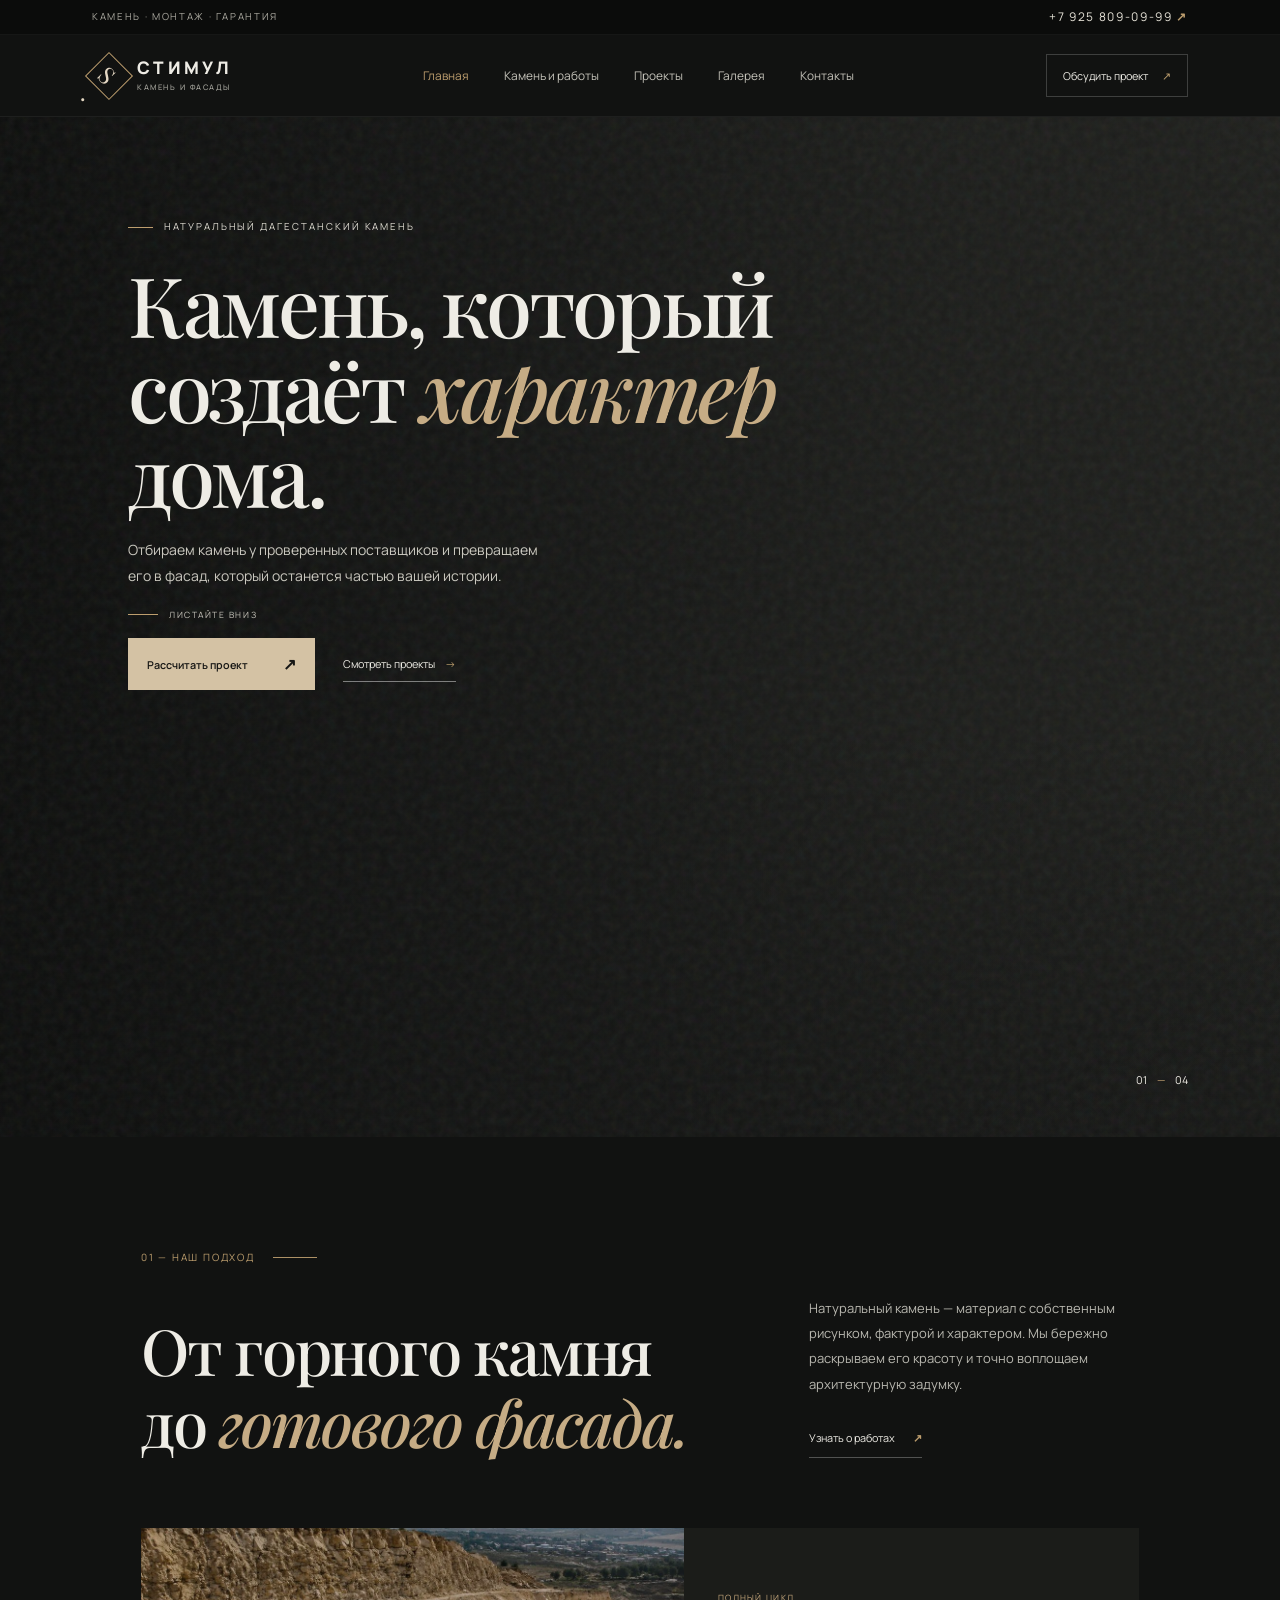
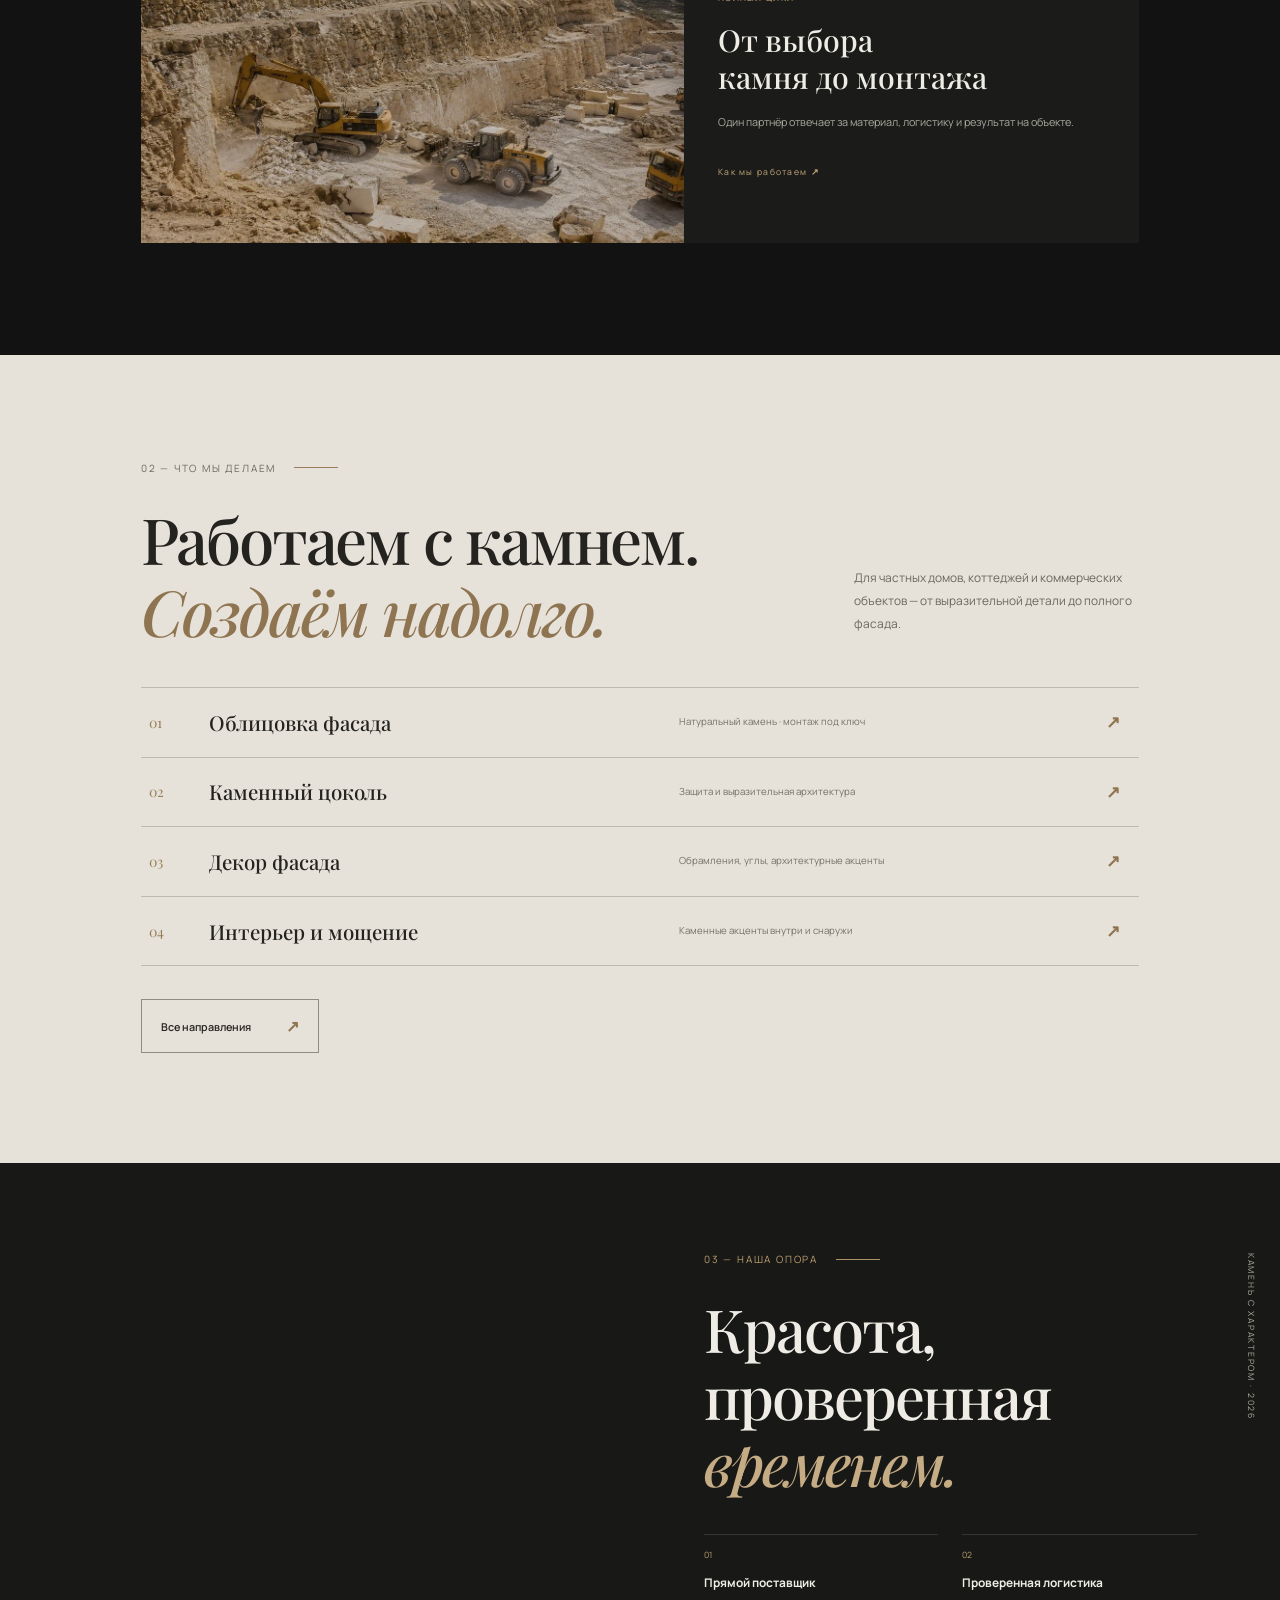
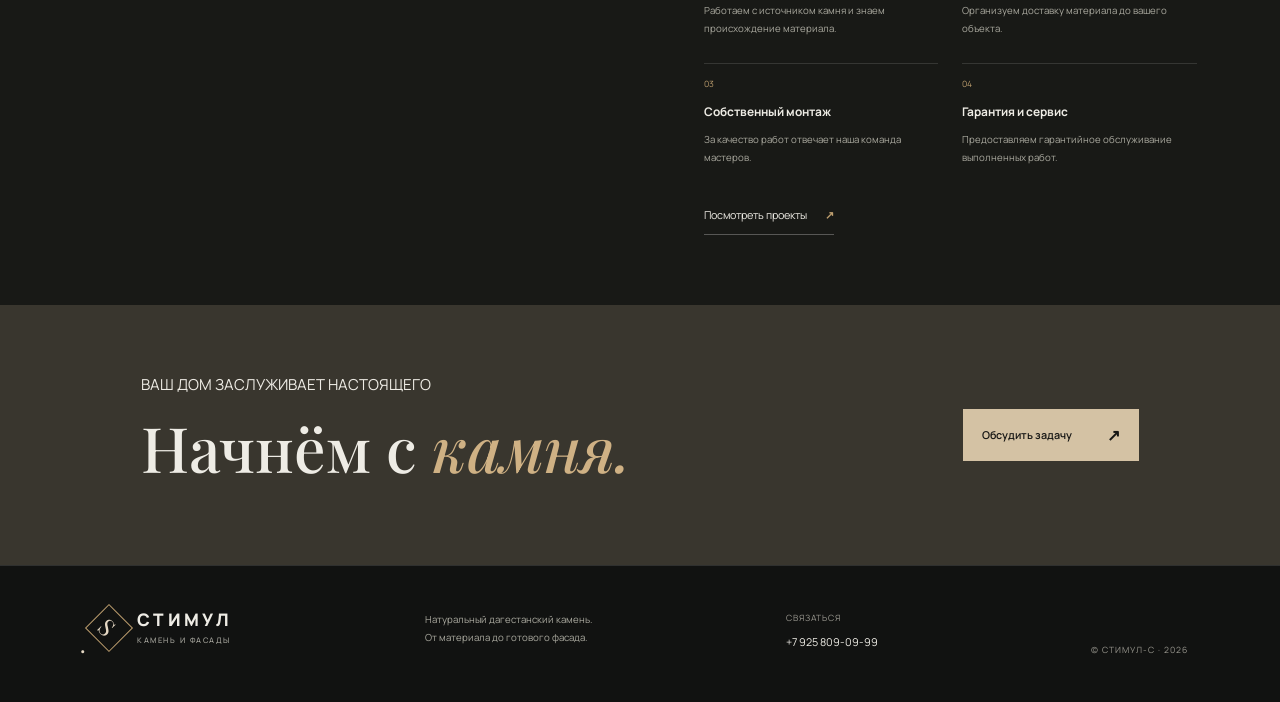
<file: index.html>
<!doctype html><html lang="ru"><head><meta charset="utf-8"><meta name="viewport" content="width=device-width,initial-scale=1"><meta name="theme-color" content="#111211"><title>СТИМУЛ-С — Дагестанский камень и фасады</title><meta name="description" content="Фасады и отделка натуральным дагестанским камнем. Прямые поставки, собственный монтаж и гарантийное обслуживание."><link rel="preconnect" href="https://avatars.mds.yandex.net"><link rel="preload" as="image" href="https://avatars.mds.yandex.net/get-altay/18777611/2a0000019fff409e292bef80bf6e448fd1f2/XXXL"><link rel="preconnect" href="https://fonts.googleapis.com"><link rel="preconnect" href="https://fonts.gstatic.com" crossorigin><link href="https://fonts.googleapis.com/css2?family=Manrope:wght@400;500;600;700;800&family=Playfair+Display:wght@500;600;700&display=swap" rel="stylesheet"><link rel="stylesheet" href="assets/site.css"></head><body>
<div class="announcement"><span>КАМЕНЬ · МОНТАЖ · ГАРАНТИЯ</span><a href="tel:+79258090999">+7 925 809-09-99 <b>↗</b></a></div><header class="header"><a class="brand" href="index.html"><span class="brand-mark">S<span>·</span></span><span>СТИМУЛ<small>КАМЕНЬ И ФАСАДЫ</small></span></a><button class="menu-toggle" aria-label="Открыть меню">☰</button><nav><a class="active" href="index.html">Главная</a><a href="stone.html">Камень и работы</a><a href="projects.html">Проекты</a><a href="gallery.html">Галерея</a><a href="contacts.html">Контакты</a></nav><a class="header-cta" href="contacts.html#request">Обсудить проект <span>↗</span></a></header>
<main><section class="hero"><div class="hero-photo" role="img" aria-label="Дом с фасадом из натурального камня"></div><div class="hero-shade"></div><div class="hero-grain"></div><div class="hero-content"><div class="kicker"><i></i> НАТУРАЛЬНЫЙ ДАГЕСТАНСКИЙ КАМЕНЬ</div><h1>Камень, который<br>создаёт <em>характер</em><br>дома.</h1><p>Отбираем камень у проверенных поставщиков и превращаем его в фасад, который останется частью вашей истории.</p><div class="hero-scroll"><span class="scroll-line"></span> ЛИСТАЙТЕ ВНИЗ</div><div class="hero-actions"><a class="button button-light" href="contacts.html#request">Рассчитать проект <span>↗</span></a><a class="text-link" href="projects.html">Смотреть проекты <span>→</span></a></div></div><div class="hero-index">01 <span>—</span> 04</div></section>
<section class="intro section"><div class="section-label"><span>01 — НАШ ПОДХОД</span><i></i></div><div class="intro-grid"><h2>От горного камня<br>до <em>готового фасада.</em></h2><div class="intro-copy"><p>Натуральный камень — материал с собственным рисунком, фактурой и характером. Мы бережно раскрываем его красоту и точно воплощаем архитектурную задумку.</p><a class="under-link" href="stone.html">Узнать о работах <b>↗</b></a></div></div><div class="process-strip"><img class="process-image" src="assets/dagestan-quarry.jpg" alt="Добыча дагестанского камня в карьере" loading="lazy" decoding="async"><div class="process-card"><span>ПОЛНЫЙ ЦИКЛ</span><strong>От выбора<br>камня до монтажа</strong><p>Один партнёр отвечает за материал, логистику и результат на объекте.</p><a href="stone.html">Как мы работаем <b>↗</b></a></div><div class="process-number">02<span>/04</span></div></div></section>
<section class="services section"><div class="section-label"><span>02 — ЧТО МЫ ДЕЛАЕМ</span><i></i></div><div class="services-head"><h2>Работаем с камнем.<br><em>Создаём надолго.</em></h2><p>Для частных домов, коттеджей и коммерческих объектов — от выразительной детали до полного фасада.</p></div><div class="service-list"><a href="stone.html#facade"><span>01</span><strong>Облицовка фасада</strong><small>Натуральный камень · монтаж под ключ</small><b>↗</b></a><a href="stone.html#base"><span>02</span><strong>Каменный цоколь</strong><small>Защита и выразительная архитектура</small><b>↗</b></a><a href="stone.html#decor"><span>03</span><strong>Декор фасада</strong><small>Обрамления, углы, архитектурные акценты</small><b>↗</b></a><a href="stone.html#interior"><span>04</span><strong>Интерьер и мощение</strong><small>Каменные акценты внутри и снаружи</small><b>↗</b></a></div><a class="button button-outline" href="stone.html">Все направления <span>↗</span></a></section>
<section class="values section"><div class="values-photo"></div><div class="values-panel"><div class="section-label"><span>03 — НАША ОПОРА</span><i></i></div><h2>Красота,<br>проверенная <em>временем.</em></h2><div class="value-grid"><article><span>01</span><b>Прямой поставщик</b><p>Работаем с источником камня и знаем происхождение материала.</p></article><article><span>02</span><b>Проверенная логистика</b><p>Организуем доставку материала до вашего объекта.</p></article><article><span>03</span><b>Собственный монтаж</b><p>За качество работ отвечает наша команда мастеров.</p></article><article><span>04</span><b>Гарантия и сервис</b><p>Предоставляем гарантийное обслуживание выполненных работ.</p></article></div><a class="under-link" href="projects.html">Посмотреть проекты <b>↗</b></a></div><div class="vertical-note">КАМЕНЬ С ХАРАКТЕРОМ · 2026</div></section>
<section class="cta-band"><div><span>ВАШ ДОМ ЗАСЛУЖИВАЕТ НАСТОЯЩЕГО</span><h2>Начнём с <em>камня.</em></h2></div><a class="button button-light" href="contacts.html#request">Обсудить задачу <span>↗</span></a></section></main>
<footer class="footer"><a class="brand" href="index.html"><span class="brand-mark">S<span>·</span></span><span>СТИМУЛ<small>КАМЕНЬ И ФАСАДЫ</small></span></a><p>Натуральный дагестанский камень.<br>От материала до готового фасада.</p><div><span>СВЯЗАТЬСЯ</span><a href="tel:+79258090999">+7 925 809-09-99</a></div><small>© СТИМУЛ-С · 2026</small></footer><script src="assets/site.js"></script></body></html>
</file>
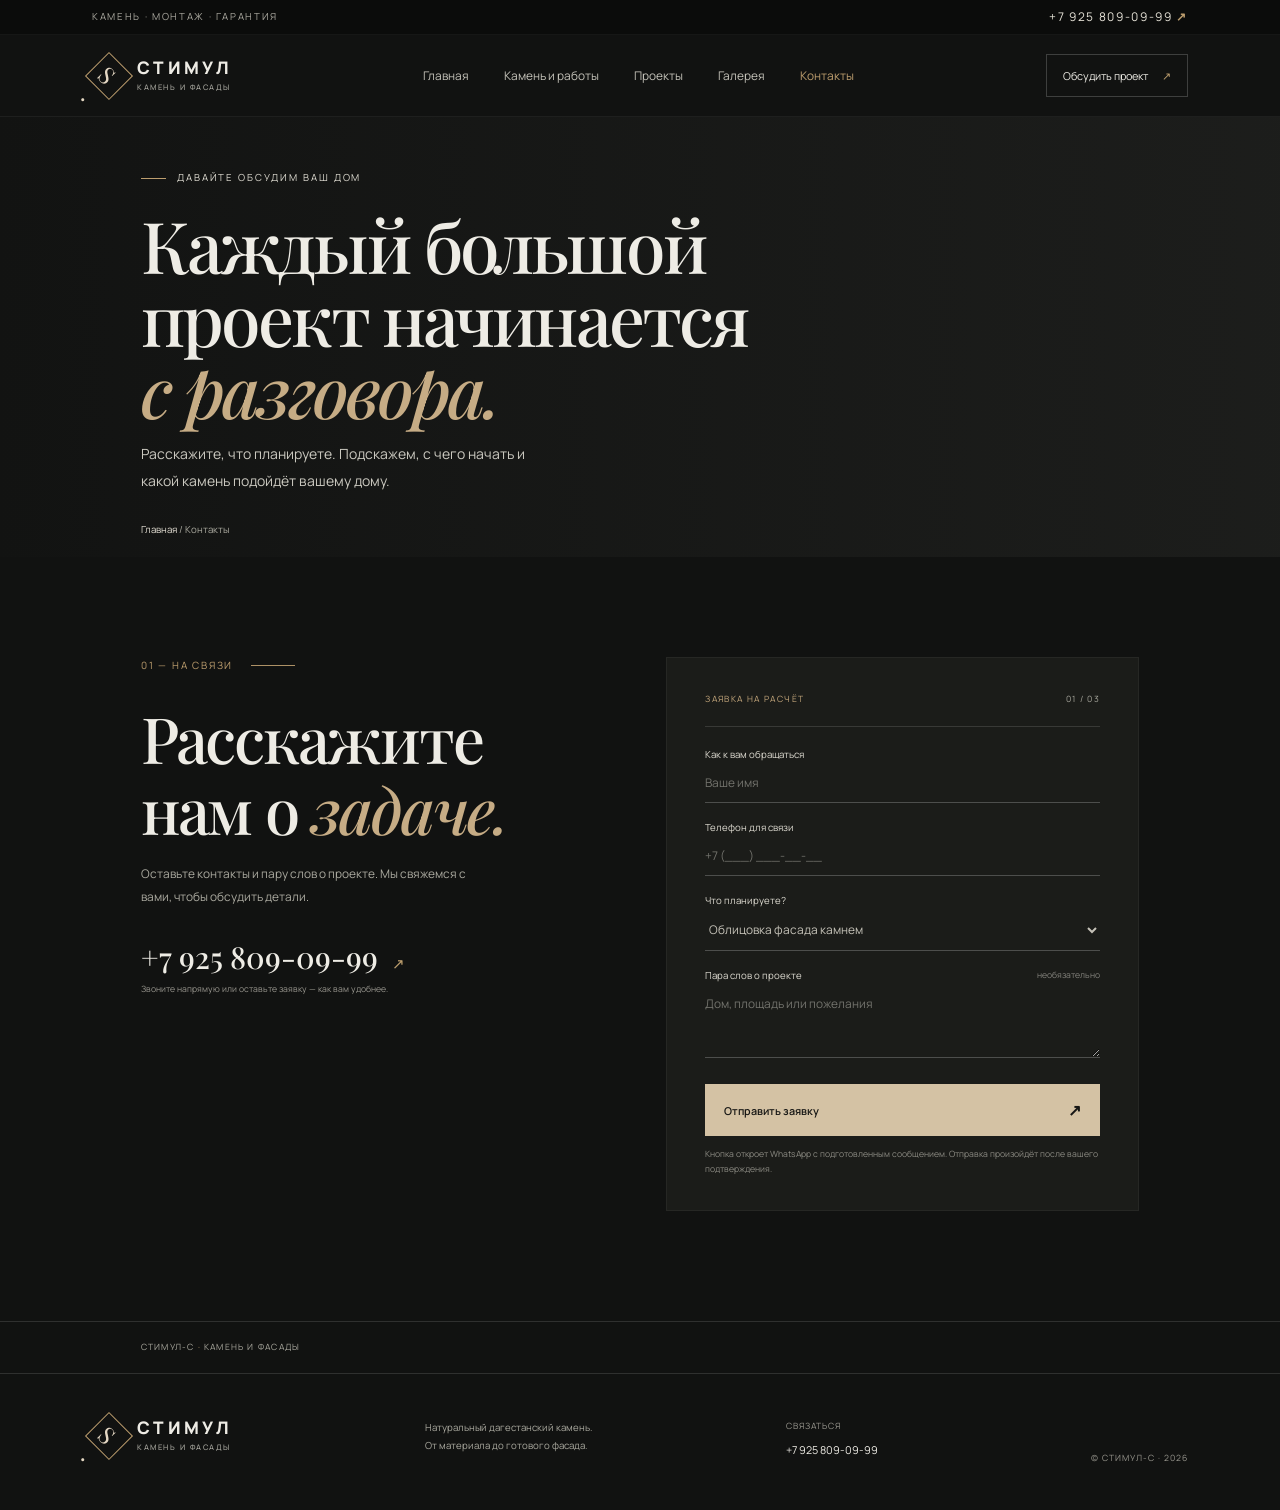
<file: contacts.html>
<!doctype html><html lang="ru"><head><meta charset="utf-8"><meta name="viewport" content="width=device-width,initial-scale=1"><meta name="theme-color" content="#111211"><title>Контакты и заявка — СТИМУЛ-С</title><meta name="description" content="Обсудите отделку дома дагестанским камнем. Позвоните или отправьте заявку в СТИМУЛ-С."><link rel="preconnect" href="https://avatars.mds.yandex.net"><link rel="preconnect" href="https://fonts.googleapis.com"><link rel="preconnect" href="https://fonts.gstatic.com" crossorigin><link href="https://fonts.googleapis.com/css2?family=Manrope:wght@400;500;600;700;800&family=Playfair+Display:wght@500;600;700&display=swap" rel="stylesheet"><link rel="stylesheet" href="assets/site.css"></head><body><div class="announcement"><span>КАМЕНЬ · МОНТАЖ · ГАРАНТИЯ</span><a href="tel:+79258090999">+7 925 809-09-99 <b>↗</b></a></div><header class="header"><a class="brand" href="index.html"><span class="brand-mark">S<span>·</span></span><span>СТИМУЛ<small>КАМЕНЬ И ФАСАДЫ</small></span></a><button class="menu-toggle" aria-label="Открыть меню">☰</button><nav><a href="index.html">Главная</a><a href="stone.html">Камень и работы</a><a href="projects.html">Проекты</a><a href="gallery.html">Галерея</a><a class="active" href="contacts.html">Контакты</a></nav><a class="header-cta" href="#request">Обсудить проект <span>↗</span></a></header><main><section class="subhero contacts-hero"><div class="subhero-photo contacts-page-photo"></div><div class="subhero-inner"><div class="kicker"><i></i> ДАВАЙТЕ ОБСУДИМ ВАШ ДОМ</div><h1>Каждый большой<br>проект начинается<br><em>с разговора.</em></h1><p>Расскажите, что планируете. Подскажем, с чего начать и какой камень подойдёт вашему дому.</p><div class="breadcrumbs"><a href="index.html">Главная</a> / Контакты</div></div></section><section class="contact-layout section" id="request"><div class="contact-copy"><div class="section-label"><span>01 — НА СВЯЗИ</span><i></i></div><h2>Расскажите<br>нам о <em>задаче.</em></h2><p>Оставьте контакты и пару слов о проекте. Мы свяжемся с вами, чтобы обсудить детали.</p><a class="contact-phone" href="tel:+79258090999">+7 925 809-09-99 <span>↗</span></a><small>Звоните напрямую или оставьте заявку — как вам удобнее.</small></div><form class="request-form" id="requestForm"><div class="form-top"><span>ЗАЯВКА НА РАСЧЁТ</span><span>01 / 03</span></div><label>Как к вам обращаться<input name="name" autocomplete="name" placeholder="Ваше имя" required></label><label>Телефон для связи<input name="phone" type="tel" autocomplete="tel" placeholder="+7 (___) ___-__-__" required></label><label>Что планируете?<select name="service"><option>Облицовка фасада камнем</option><option>Отделка цоколя</option><option>Декор фасада</option><option>Отделка интерьера камнем</option><option>Мощение дорожек</option><option>Нужна консультация</option></select></label><label>Пара слов о проекте <span class="optional">необязательно</span><textarea name="details" rows="3" placeholder="Дом, площадь или пожелания"></textarea></label><button class="button button-light submit-button" type="submit">Отправить заявку <span>↗</span></button><p class="form-privacy">Кнопка откроет WhatsApp с подготовленным сообщением. Отправка произойдёт после вашего подтверждения.</p><div class="form-success" role="status" hidden>Сообщение подготовлено — завершите отправку в WhatsApp.</div></form></section><section class="contact-bottom"><span>СТИМУЛ-С <i>·</i> КАМЕНЬ И ФАСАДЫ</span></section></main><footer class="footer"><a class="brand" href="index.html"><span class="brand-mark">S<span>·</span></span><span>СТИМУЛ<small>КАМЕНЬ И ФАСАДЫ</small></span></a><p>Натуральный дагестанский камень.<br>От материала до готового фасада.</p><div><span>СВЯЗАТЬСЯ</span><a href="tel:+79258090999">+7 925 809-09-99</a></div><small>© СТИМУЛ-С · 2026</small></footer><script src="assets/site.js"></script></body></html>
</file>
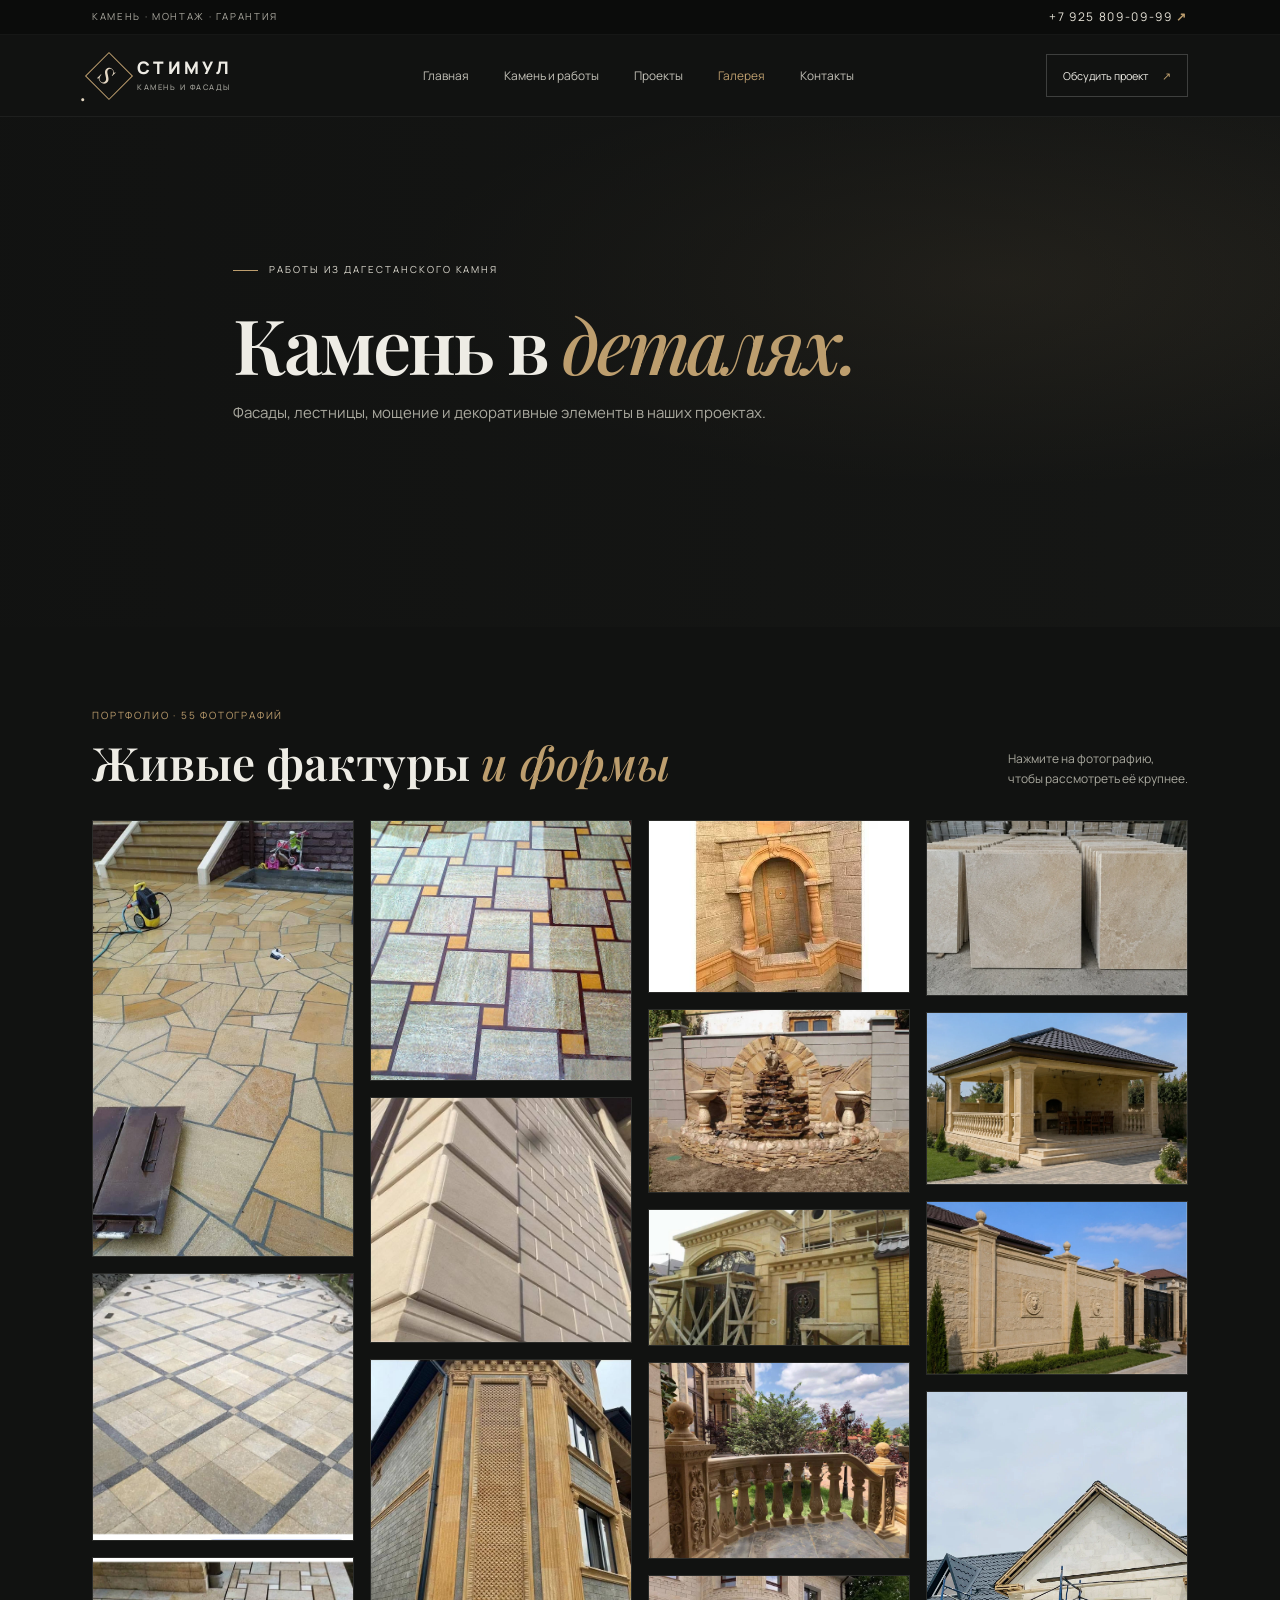
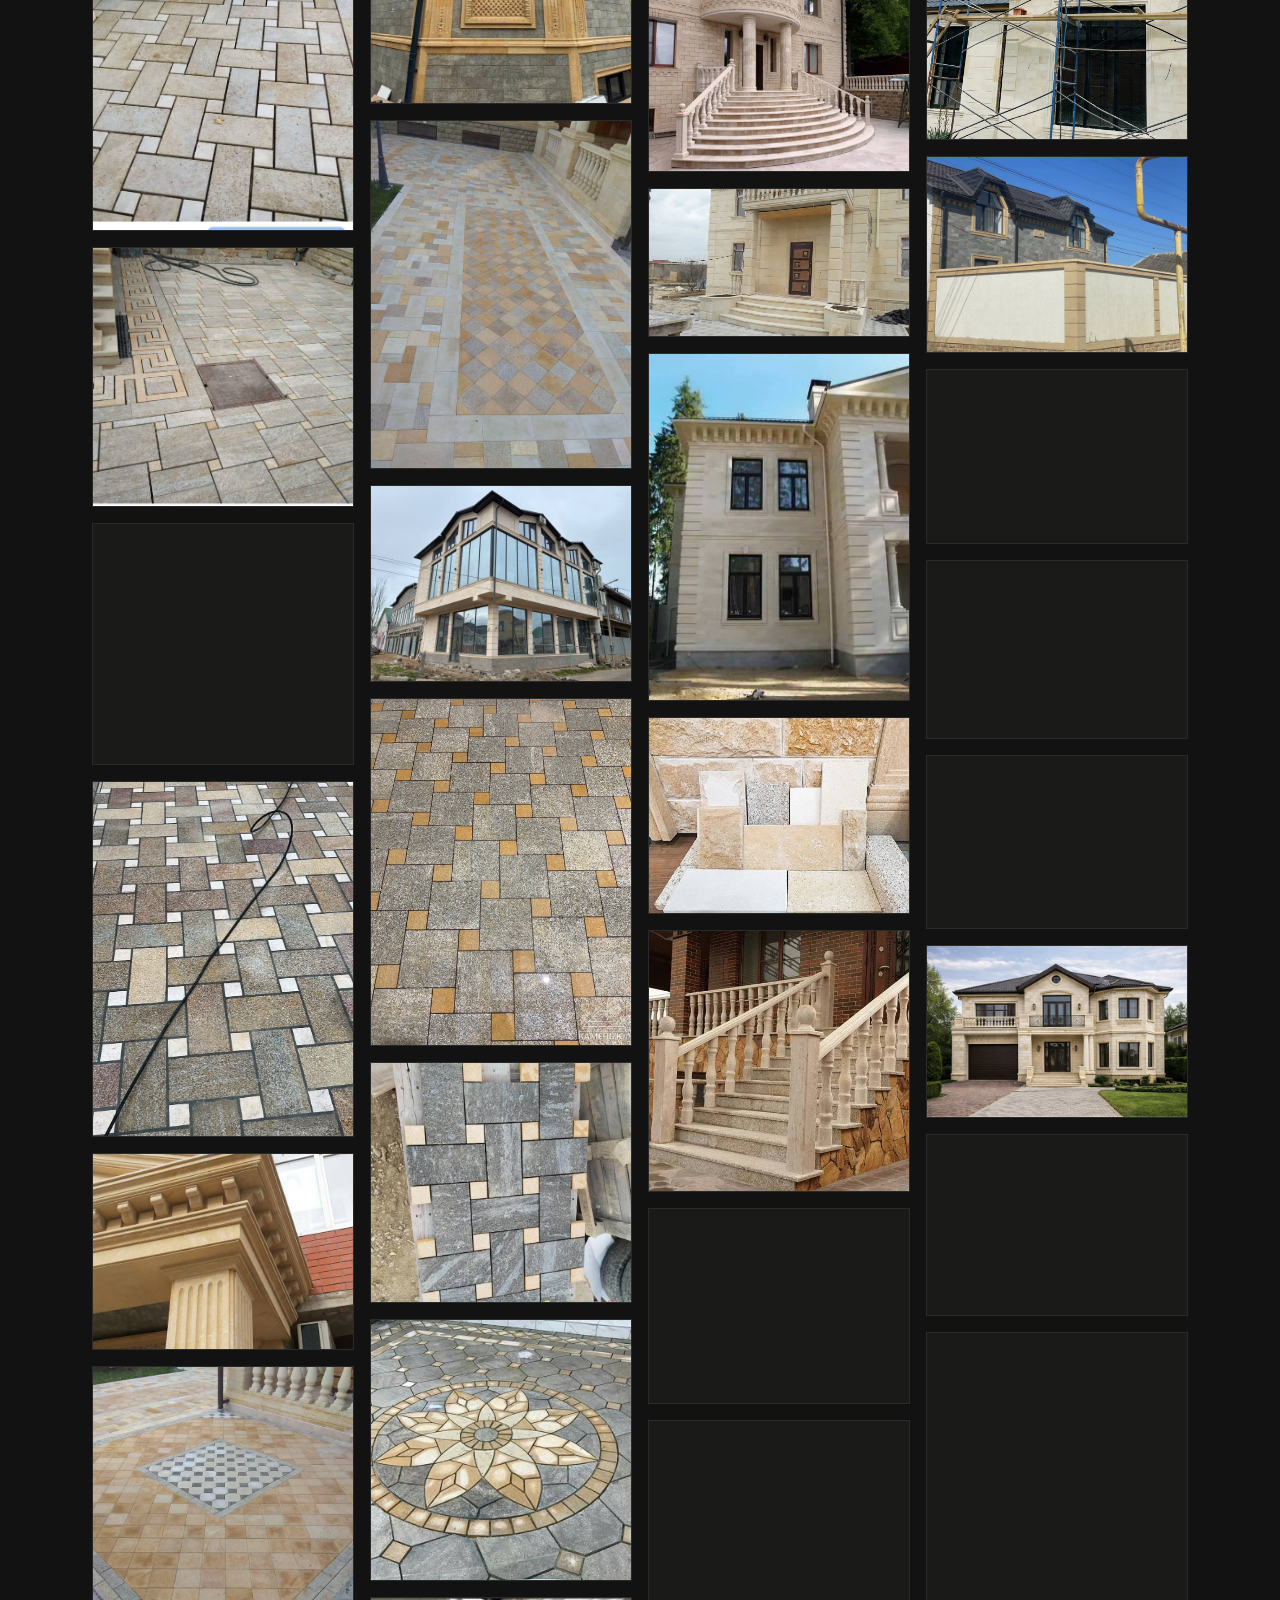
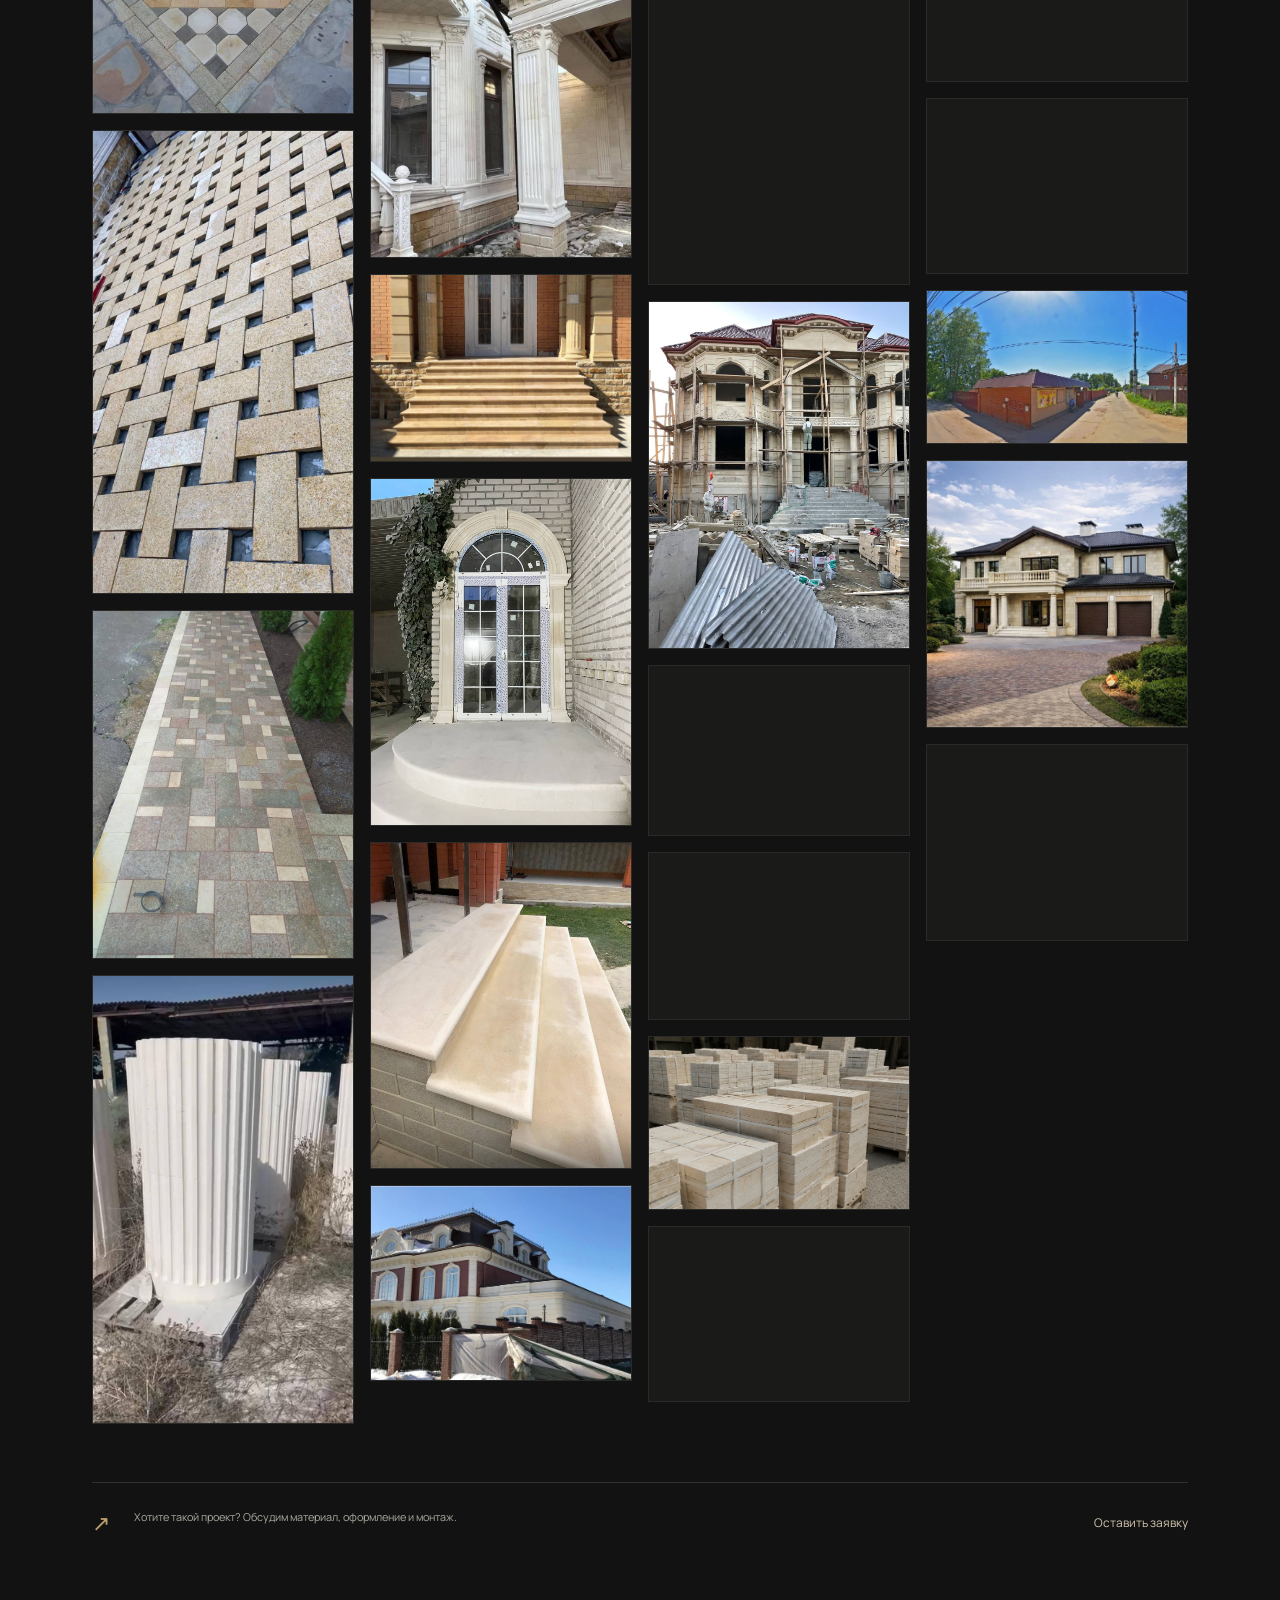
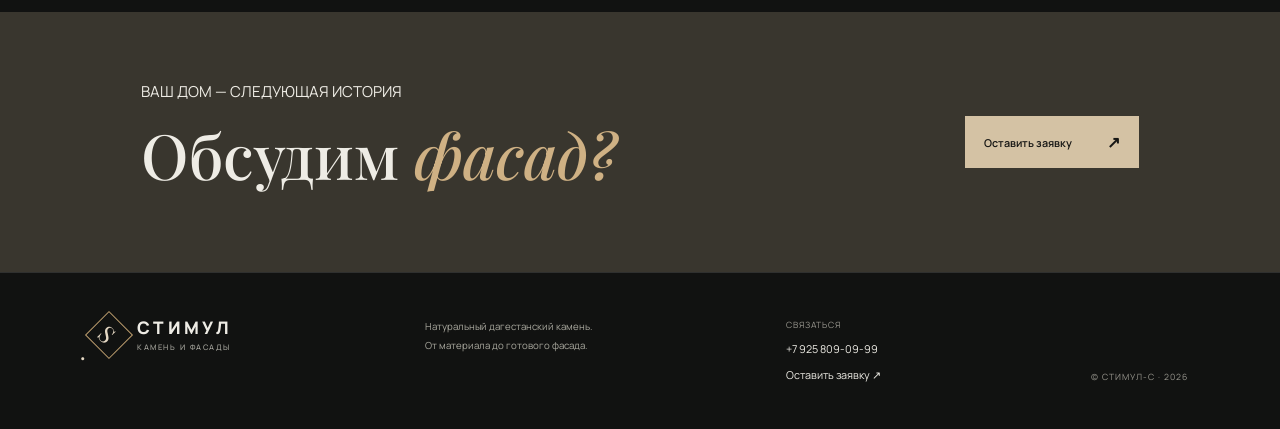
<file: gallery.html>
<!doctype html><html lang="ru"><head><meta charset="utf-8"><meta name="viewport" content="width=device-width,initial-scale=1"><meta name="theme-color" content="#111211"><meta name="description" content="Фотогалерея работ и объектов из дагестанского камня."><title>Галерея работ — СТИМУЛ-С</title><link rel="preconnect" href="https://fonts.googleapis.com"><link rel="preconnect" href="https://fonts.gstatic.com" crossorigin><link href="https://fonts.googleapis.com/css2?family=Manrope:wght@400;500;600;700;800&family=Playfair+Display:wght@500;600;700&display=swap" rel="stylesheet"><link rel="stylesheet" href="assets/site.css"></head><body><div class="announcement"><span>КАМЕНЬ · МОНТАЖ · ГАРАНТИЯ</span><a href="tel:+79258090999">+7 925 809-09-99 <b>↗</b></a></div><header class="header"><a class="brand" href="index.html"><span class="brand-mark">S<span>·</span></span><span>СТИМУЛ<small>КАМЕНЬ И ФАСАДЫ</small></span></a><button class="menu-toggle" aria-label="Открыть меню">☰</button><nav><a href="index.html">Главная</a><a href="stone.html">Камень и работы</a><a href="projects.html">Проекты</a><a class="active" href="gallery.html">Галерея</a><a href="contacts.html">Контакты</a></nav><a class="header-cta" href="contacts.html#request">Обсудить проект <span>↗</span></a></header><main><section class="subhero gallery-hero"><div class="subhero-inner"><div class="kicker"><i></i> РАБОТЫ ИЗ ДАГЕСТАНСКОГО КАМНЯ</div><h1>Камень в <em>деталях.</em></h1><p>Фасады, лестницы, мощение и декоративные элементы в наших проектах.</p></div></section><section class="photo-gallery-section"><div class="gallery-heading"><div><span class="section-label">ПОРТФОЛИО · 55 ФОТОГРАФИЙ</span><h2>Живые фактуры <em>и формы</em></h2></div><p>Нажмите на фотографию,<br>чтобы рассмотреть её крупнее.</p></div><div class="photo-gallery" id="photo-gallery" aria-live="polite"></div><div class="gallery-note"><span>↗</span><p>Хотите такой проект? Обсудим материал, оформление и монтаж.</p><a href="contacts.html#request">Оставить заявку</a></div></section><section class="cta-band"><div><span>ВАШ ДОМ — СЛЕДУЮЩАЯ ИСТОРИЯ</span><h2>Обсудим <em>фасад?</em></h2></div><a class="button button-light" href="contacts.html#request">Оставить заявку <span>↗</span></a></section></main><footer class="footer"><a class="brand" href="index.html"><span class="brand-mark">S<span>·</span></span><span>СТИМУЛ<small>КАМЕНЬ И ФАСАДЫ</small></span></a><p>Натуральный дагестанский камень.<br>От материала до готового фасада.</p><div><span>СВЯЗАТЬСЯ</span><a href="tel:+79258090999">+7 925 809-09-99</a><a href="contacts.html">Оставить заявку ↗</a></div><small>© СТИМУЛ-С · 2026</small></footer><div class="photo-lightbox" id="photo-lightbox" aria-hidden="true"><button class="lightbox-close" type="button" aria-label="Закрыть">×</button><button class="lightbox-prev" type="button" aria-label="Предыдущее фото">←</button><figure><img alt=""><figcaption></figcaption></figure><button class="lightbox-next" type="button" aria-label="Следующее фото">→</button></div><script src="assets/site.js"></script><script src="assets/gallery-stimul-s.js?v=clean-paving" defer></script></body></html>
</file>
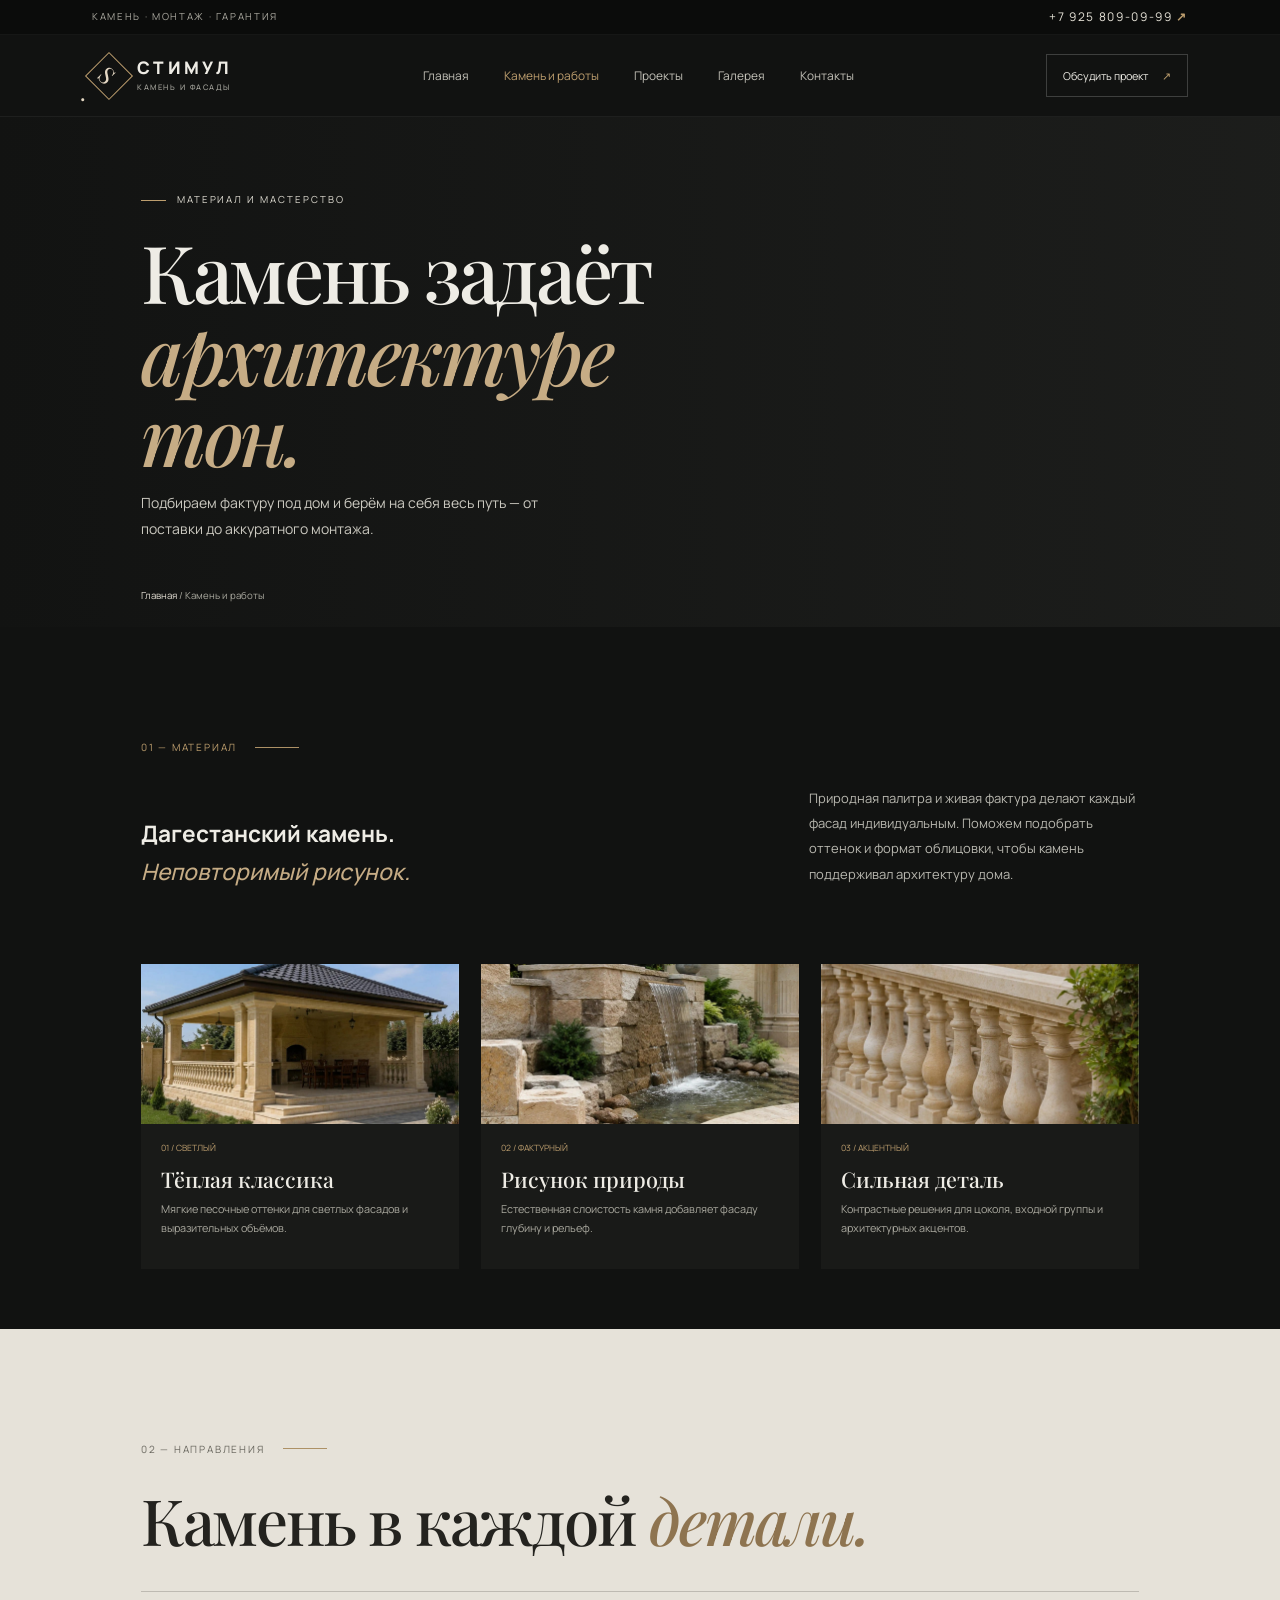
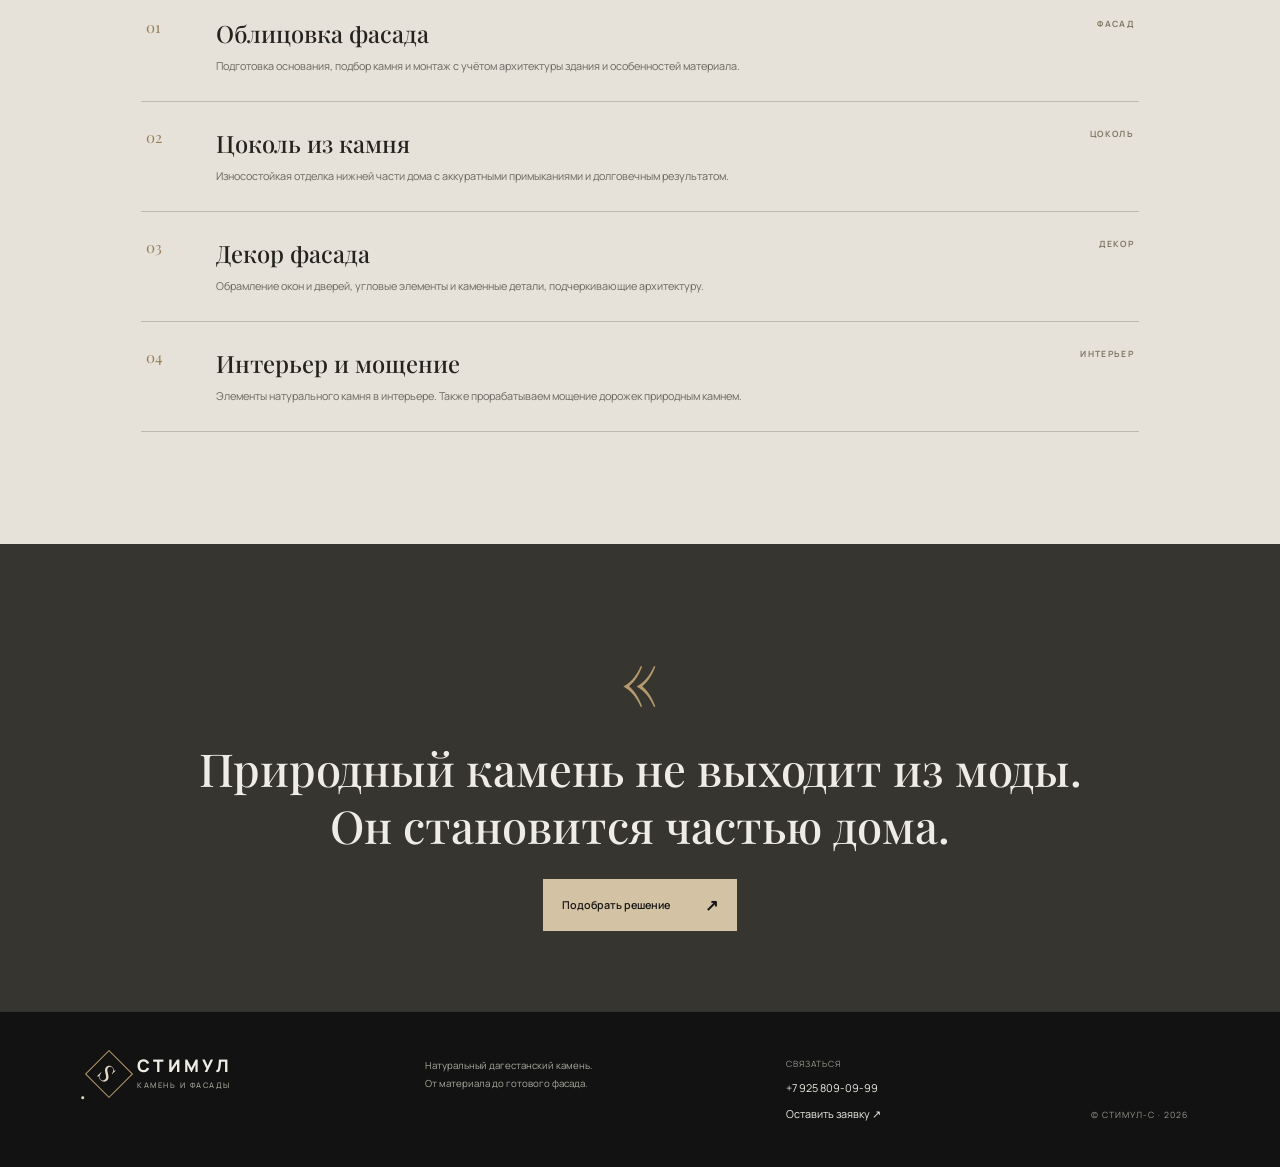
<file: stone.html>
<!doctype html><html lang="ru"><head><meta charset="utf-8"><meta name="viewport" content="width=device-width,initial-scale=1"><meta name="theme-color" content="#111211"><title>Камень и работы — СТИМУЛ-С</title><link rel="preconnect" href="https://avatars.mds.yandex.net"><link rel="preconnect" href="https://fonts.googleapis.com"><link rel="preconnect" href="https://fonts.gstatic.com" crossorigin><link href="https://fonts.googleapis.com/css2?family=Manrope:wght@400;500;600;700;800&family=Playfair+Display:wght@500;600;700&display=swap" rel="stylesheet"><link rel="stylesheet" href="assets/site.css"></head><body><div class="announcement"><span>КАМЕНЬ · МОНТАЖ · ГАРАНТИЯ</span><a href="tel:+79258090999">+7 925 809-09-99 <b>↗</b></a></div><header class="header"><a class="brand" href="index.html"><span class="brand-mark">S<span>·</span></span><span>СТИМУЛ<small>КАМЕНЬ И ФАСАДЫ</small></span></a><button class="menu-toggle" aria-label="Открыть меню">☰</button><nav><a href="index.html">Главная</a><a class="active" href="stone.html">Камень и работы</a><a href="projects.html">Проекты</a><a href="gallery.html">Галерея</a><a href="contacts.html">Контакты</a></nav><a class="header-cta" href="contacts.html#request">Обсудить проект <span>↗</span></a></header><main><section class="subhero"><div class="subhero-photo stone-page-photo"></div><div class="subhero-inner"><div class="kicker"><i></i> МАТЕРИАЛ И МАСТЕРСТВО</div><h1>Камень задаёт<br><em>архитектуре тон.</em></h1><p>Подбираем фактуру под дом и берём на себя весь путь — от поставки до аккуратного монтажа.</p><div class="breadcrumbs"><a href="index.html">Главная</a> / Камень и работы</div></div></section><section class="section material"><div class="section-label"><span>01 — МАТЕРИАЛ</span><i></i></div><div class="intro-grid"><h2>Дагестанский камень.<br><em>Неповторимый рисунок.</em></h2><div class="intro-copy"><p>Природная палитра и живая фактура делают каждый фасад индивидуальным. Поможем подобрать оттенок и формат облицовки, чтобы камень поддерживал архитектуру дома.</p></div></div><div class="material-cards"><article class="material-card"><img class="material-swatch" src="assets/stone-light-house.jpg" alt="Светлый каменный дом с колоннами" loading="lazy"><span>01 / СВЕТЛЫЙ</span><h3>Тёплая классика</h3><p>Мягкие песочные оттенки для светлых фасадов и выразительных объёмов.</p></article><article class="material-card"><img class="material-swatch" src="assets/stone-fountain.jpg" alt="Фонтан и подпорная стена из натурального камня" loading="lazy"><span>02 / ФАКТУРНЫЙ</span><h3>Рисунок природы</h3><p>Естественная слоистость камня добавляет фасаду глубину и рельеф.</p></article><article class="material-card"><img class="material-swatch" src="assets/stone-balustrade.jpg" alt="Балясины и ограждение из светлого камня" loading="lazy"><span>03 / АКЦЕНТНЫЙ</span><h3>Сильная деталь</h3><p>Контрастные решения для цоколя, входной группы и архитектурных акцентов.</p></article></div></section><section class="work-list section"><div class="section-label"><span>02 — НАПРАВЛЕНИЯ</span><i></i></div><h2>Камень в каждой <em>детали.</em></h2><article id="facade"><span>01</span><div><h3>Облицовка фасада</h3><p>Подготовка основания, подбор камня и монтаж с учётом архитектуры здания и особенностей материала.</p></div><b>ФАСАД</b></article><article id="base"><span>02</span><div><h3>Цоколь из камня</h3><p>Износостойкая отделка нижней части дома с аккуратными примыканиями и долговечным результатом.</p></div><b>ЦОКОЛЬ</b></article><article id="decor"><span>03</span><div><h3>Декор фасада</h3><p>Обрамление окон и дверей, угловые элементы и каменные детали, подчеркивающие архитектуру.</p></div><b>ДЕКОР</b></article><article id="interior"><span>04</span><div><h3>Интерьер и мощение</h3><p>Элементы натурального камня в интерьере. Также прорабатываем мощение дорожек природным камнем.</p></div><b>ИНТЕРЬЕР</b></article></section><section class="quote-block"><span>«</span><blockquote>Природный камень не выходит из моды.<br>Он становится частью дома.</blockquote><a class="button button-light" href="contacts.html#request">Подобрать решение <span>↗</span></a></section></main><footer class="footer"><a class="brand" href="index.html"><span class="brand-mark">S<span>·</span></span><span>СТИМУЛ<small>КАМЕНЬ И ФАСАДЫ</small></span></a><p>Натуральный дагестанский камень.<br>От материала до готового фасада.</p><div><span>СВЯЗАТЬСЯ</span><a href="tel:+79258090999">+7 925 809-09-99</a><a href="contacts.html">Оставить заявку ↗</a></div><small>© СТИМУЛ-С · 2026</small></footer><script src="assets/site.js"></script></body></html>
</file>
<file: assets/site.css>
:root{--bg:#111211;--text:#eeece5;--muted:#aaa99f;--gold:#bd9e6e;--serif:"Playfair Display",Georgia,serif;--sans:Manrope,Arial,sans-serif}*{box-sizing:border-box}html{scroll-behavior:smooth}body{margin:0;background:var(--bg);color:var(--text);font:15.1px/1.65 var(--sans)}a{color:inherit;text-decoration:none}.announcement{height:35px;background:#0b0c0b;border-bottom:1px solid #ffffff0c;display:flex;align-items:center;justify-content:space-between;padding:0 7.2%;font-size:9.7px;letter-spacing:.17em;color:#aaa89f}.announcement a{font-size:11.9px;color:#e9e5da}.announcement b,.header-cta span,.text-link span,.under-link b{color:var(--gold)}.header{height:82px;padding:0 7.2%;display:flex;align-items:center;justify-content:space-between;background:#111211f5;position:relative;z-index:10;border-bottom:1px solid #ffffff0e}.brand{display:flex;align-items:center;gap:11px;font-size:17.3px;line-height:1;letter-spacing:.19em;font-weight:800}.brand small{display:block;font-size:7.6px;letter-spacing:.2em;color:#a5a49c;margin-top:8px;font-weight:500}.brand-mark{width:34px;height:34px;border:1px solid var(--gold);display:grid;place-items:center;color:#e5d8c4;font:23.8px var(--serif);transform:rotate(45deg)}.header nav{display:flex;gap:35px;font-size:11.9px;color:#c4c2b9}.header nav a:hover,.header nav a.active{color:var(--gold)}.header-cta{border:1px solid #ffffff30;padding:12px 16px;font-size:10.8px}.header-cta span{margin-left:12px}.menu-toggle{display:none}.hero{height:calc(100svh + 120px);min-height:850px;position:relative;overflow:hidden;background:#20211e}.hero-photo,.subhero-photo{pointer-events:none;position:absolute;inset:0;background-position:center;background-size:cover;filter:brightness(.67) saturate(.65);transform:scale(1.015)}.hero-photo{background-image:url("https://avatars.mds.yandex.net/get-altay/18777611/2a0000019fff409e292bef80bf6e448fd1f2/XXXL")}.hero-shade{pointer-events:none;position:absolute;inset:0;background:linear-gradient(90deg,#0c0d0cef,#111211d9 34%,#1112114c 72%,#11121128),linear-gradient(0deg,#1112119c,transparent 40%)}.hero-grain{pointer-events:none;position:absolute;inset:0;pointer-events:none;opacity:.07;background-image:url("data:image/svg+xml,%3Csvg xmlns='http://www.w3.org/2000/svg' viewBox='0 0 150 150'%3E%3Cfilter id='n'%3E%3CfeTurbulence type='fractalNoise' baseFrequency='.8' numOctaves='3' stitchTiles='stitch'/%3E%3C/filter%3E%3Crect width='100%25' height='100%25' filter='url(%23n)'/%3E%3C/svg%3E")}.hero-content{position:absolute;left:10%;top:10%;width:min(760px,62%);z-index:2}.kicker{display:flex;align-items:center;gap:11px;font-size:9.7px;letter-spacing:.2em;color:#dedbd1}.kicker i{width:25px;height:1px;background:var(--gold)}h1,h2,h3,p{margin-top:0}.hero h1,.subhero h1{font:500 clamp(58.3px,6.5vw,95px)/1.02 var(--serif);letter-spacing:-.04em;margin:27px 0 20px}.hero h1 em,.subhero h1 em,h2 em{color:#c6ac85;font-weight:500}.hero-content>p,.subhero-inner>p{color:#cbc9c0;max-width:420px;line-height:1.9;font-size:14px}.hero-actions{display:flex;align-items:center;gap:28px;margin-top:0}.button{display:inline-flex;justify-content:space-between;align-items:center;gap:35px;padding:15px 19px;font:600 10.8px var(--sans);transition:.25s}.button:hover{transform:none}.button-light{background:#d4c2a4;color:#161614}.button-light:hover{background:#e1d2b9}.button span{font-size:16.2px}.text-link{font-size:10.8px;border-bottom:1px solid #ffffff70;padding:9px 0}.text-link span{padding-left:8px}.hero-bottom{position:absolute;top:auto;bottom:48px;width:75vw;display:flex;justify-content:space-between;color:#aaa99f;font-size:8.6px;letter-spacing:.18em}.hero-scroll{display:flex;align-items:center;gap:11px;margin:20px 0 18px;color:#c9c6bd;font-size:8.6px;letter-spacing:.18em;line-height:1.2}.scroll-line{display:block;height:1px;width:30px;flex:0 0 30px;background:var(--gold)}.hero-note span{color:var(--gold);padding:0 9px}.hero-index{position:absolute;right:7.2%;bottom:48px;font-size:10.8px}.hero-index span{color:var(--gold);padding:0 8px}.section{padding:112px 11%}.section-label{display:flex;align-items:center;gap:18px;font-size:8.6px;letter-spacing:.19em;color:#b5b2a8}.section-label i{height:1px;width:44px;background:#ad9166}.intro-grid{display:grid;grid-template-columns:1fr .57fr;gap:9%;align-items:end;margin-top:30px}.intro h2,.services h2,.values h2,.gallery-intro h2,.contact-copy h2,.work-list>h2{font:500 clamp(37.8px,5vw,63.7px)/1.13 var(--serif);letter-spacing:-.035em;margin:0}.intro h2 em,.services h2 em,.gallery-intro h2 em,.contact-copy h2 em,.work-list>h2 em{color:#c6ac85}.intro-copy p{font-size:13px;color:#b9b8b0;line-height:1.95;margin-bottom:22px}.under-link{border-bottom:1px solid #ffffff45;padding:10px 0;display:inline-flex;gap:18px;font-size:10.8px}.process-strip{height:315px;margin-top:70px;position:relative;display:grid;grid-template-columns:62% 38%;grid-template-rows:minmax(0,1fr);overflow:hidden;background:#1c1d1a}.process-image{pointer-events:none;width:100%;height:100%;min-width:0;min-height:0;display:block;object-fit:cover;object-position:center 48%;filter:saturate(.9) brightness(.82)}.process-card{width:120%;height:100%;min-width:0;min-height:0;padding:42px 34px;background:#1b1c19;display:flex;flex-direction:column;justify-content:center;align-self:stretch;margin-left:-20%;position:relative;z-index:2;box-shadow:0 20px 50px #0005}.process-card>span,.process-card a{font-size:8.6px;letter-spacing:.15em;color:#c5a77c}.process-card strong{display:block;font:500 30.2px/1.2 var(--serif);margin:17px 0}.process-card p{font-size:10.8px;color:#aaa99f;line-height:1.8}.process-card a{display:block;margin-top:23px}.process-number{position:absolute;right:18px;bottom:17px;font:21.6px var(--serif)}.process-number span{font:9.7px var(--sans);color:#aaa}.services{background:#e6e2d9;color:#24231f;padding-top:105px;padding-bottom:110px}.services .section-label,.work-list .section-label{color:#69675f}.services .section-label i{background:#987e58}.services-head{display:flex;justify-content:space-between;align-items:end;margin:27px 0 40px}.services-head p{max-width:285px;color:#69675f;font-size:11.9px;line-height:1.9}.services h2 em,.work-list>h2 em{color:#8e7450}.service-list{border-top:1px solid #26251f35;margin-bottom:33px}.service-list a{padding:20px 8px;display:grid;grid-template-columns:60px 1.1fr 1fr 25px;align-items:center;border-bottom:1px solid #26251f35;transition:none}.service-list a:hover{padding-left:8px}.service-list a>span{font:14px var(--serif);color:#987e58}.service-list strong{font:500 20.5px var(--serif)}.service-list small{font-size:9.7px;color:#747168}.service-list b{font-size:17.3px;color:#8e7450}.button-outline{border:1px solid #27251f75;color:#26251f}.button-outline span{color:#8e7450}.values{position:relative;min-height:690px;padding:0;display:grid;grid-template-columns:1fr 1fr;background:#181916}.values-photo{pointer-events:none;background:url("https://avatars.mds.yandex.net/get-altay/19838861/2a0000019ff5c13b4092fcd37eddb5bb945f/XXXL") center/cover;filter:saturate(.54) brightness(.72);min-height:690px}.values-panel{padding:88px 13% 70px 10%}.values h2{font-size:clamp(41px,4.8vw,59.4px);margin:27px 0 38px}.value-grid{display:grid;grid-template-columns:1fr 1fr;gap:26px 24px}.value-grid article{border-top:1px solid #ffffff20;padding-top:13px}.value-grid article span{display:block;color:var(--gold);font-size:8.6px;margin-bottom:8px}.value-grid article b{font-size:11.9px}.value-grid article p{font-size:9.7px;color:#aaa99f;line-height:1.8;margin:7px 0 0}.values-panel>.under-link{margin-top:30px}.vertical-note{position:absolute;right:22px;top:90px;writing-mode:vertical-rl;color:#aaa99f;font-size:8.6px;letter-spacing:.2em}.cta-band{min-height:260px;background:#39362e;display:flex;align-items:center;justify-content:space-between;padding:50px 11%;position:relative;overflow:hidden}.cta-band>div:nth-child(2){position:relative;z-index:1}.cta-band>div:nth-child(2)>span{font-size:8.6px;letter-spacing:.18em;color:#c9c3b5}.cta-band h2{font:500 clamp(41px,5.4vw,62.6px)/1.2 var(--serif);margin:12px 0}.cta-band h2 em{color:#cfb184}.cta-band>.button{position:relative;z-index:1}.footer{padding:45px 7.2%;display:grid;grid-template-columns:1.1fr 1.2fr 1fr auto;gap:30px;align-items:start;border-top:1px solid #ffffff20}.footer p{font-size:9.7px;line-height:1.9;color:#aaa99f}.footer>div{display:flex;flex-direction:column;gap:8px}.footer>div span,.footer>small{font-size:8.6px;color:#99978f;letter-spacing:.12em}.footer>div a{font-size:10.8px}.footer>small{align-self:end}.subhero{height:510px;position:relative;overflow:hidden;background:#20211f}.subhero-photo{filter:brightness(.53) saturate(.5)}.stone-page-photo{background-image:url("https://avatars.mds.yandex.net/get-altay/20336841/2a0000019ff5c14d79ff3852a11d3bc487ed/XXXL")}.stone-page-photo{filter:brightness(.78) saturate(.72);background-position:center 52%}.projects-page-photo{background-image:url("https://avatars.mds.yandex.net/get-altay/20336841/2a0000019ff5c147f57e3b9c170a08340711/XXXL")}.contacts-page-photo{background-image:url("https://avatars.mds.yandex.net/get-altay/19838861/2a0000019ff5c13b4092fcd37eddb5bb945f/XXXL")}.subhero:after{pointer-events:none;content:"";position:absolute;inset:0;background:linear-gradient(90deg,#111211ed,#11121170 70%,#11121140)}.subhero-inner{position:absolute;z-index:1;left:11%;top:75px;max-width:610px}.subhero h1{font-size:clamp(51.8px,6.5vw,79.9px);margin:23px 0 14px}.subhero-inner>p{max-width:420px}.breadcrumbs{margin-top:45px;color:#aaa99f;font-size:9.7px}.breadcrumbs a{color:#e4dfd4}.material{padding-bottom:60px}.material-cards{display:grid;grid-template-columns:repeat(3,1fr);gap:22px;margin-top:55px}.material-card{background:#191a18;padding-bottom:20px}.material-card>span,.material-card h3,.material-card p{margin-left:20px;margin-right:20px}.material-card>span{display:block;margin-top:17px;color:var(--gold);font-size:8.6px}.material-card h3{font:500 21.6px var(--serif);margin-top:10px;margin-bottom:6px}.material-card p{font-size:10.8px;color:#aaa99f;line-height:1.8}.material-swatch{width:100%;height:160px;display:block;object-fit:cover;object-position:center}.work-list{background:#e6e2d9;color:#24231f}.work-list>h2{margin:27px 0 35px}.work-list article{border-top:1px solid #26251f35;padding:25px 5px;display:grid;grid-template-columns:70px 1fr 130px}.work-list article:last-child{border-bottom:1px solid #26251f35}.work-list article>span{font:15.1px var(--serif);color:#987e58}.work-list article h3{font:500 23.8px var(--serif);margin:0 0 7px}.work-list article p{font-size:10.8px;line-height:1.85;max-width:570px;color:#69675f;margin:0}.work-list article>b{font-size:8.6px;letter-spacing:.16em;color:#817967;text-align:right}.quote-block{text-align:center;padding:80px 15%;background:#37352f}.quote-block>span{font:75.6px var(--serif);color:#b59a70}.quote-block blockquote{font:500 clamp(29.2px,4.3vw,45.4px)/1.25 var(--serif);margin:15px 0 25px}.projects-hero{height:490px}.gallery-intro{display:flex;justify-content:space-between;align-items:end;margin:28px 0 38px}.gallery-intro p{max-width:350px;font-size:10.8px;line-height:1.9;color:#aaa99f}.gallery-grid{display:grid;grid-template-columns:1fr 1fr;grid-auto-rows:300px;gap:15px}.gallery-item{position:relative;overflow:hidden;margin:0;background:#252621}.gallery-item.tall{grid-row:span 2}.gallery-item.wide{grid-column:span 2}.gallery-item img{width:100%;height:100%;object-fit:cover;filter:brightness(.76) saturate(.7);transition:filter .2s}.gallery-item:hover img{filter:brightness(.76) saturate(.7)}.gallery-item figcaption{position:absolute;bottom:0;left:0;right:0;padding:17px 20px;background:linear-gradient(0deg,#0c0d0bd9,transparent);font-size:8.6px;letter-spacing:.15em}.gallery-item figcaption span{color:var(--gold);margin-right:13px}.gallery-note{margin-top:27px;border-top:1px solid #ffffff20;padding-top:22px;display:grid;grid-template-columns:30px 1fr auto;gap:12px;align-items:center}.gallery-note>span{color:var(--gold);font-size:21.6px}.gallery-note p{font-size:10.8px;color:#aaa99f}.gallery-note a{font-size:11.9px;color:#d2c5ae}.contacts-hero{height:440px}.contacts-hero .subhero-inner{top:53px}.contacts-hero h1{font-size:clamp(46.4px,5.8vw,71.3px)}.contacts-hero .breadcrumbs{margin-top:28px}.contact-layout{padding-top:100px;padding-bottom:110px;display:grid;grid-template-columns:.9fr 1fr;gap:10%;position:relative;overflow:hidden}.contact-copy{position:relative}.contact-copy h2{margin:28px 0 18px}.contact-copy>p{font-size:11.9px;color:#aaa99f;line-height:1.9;max-width:330px}.contact-phone{display:block;font:500 30.2px var(--serif);margin-top:27px}.contact-phone span{color:var(--gold);font:15.1px var(--sans);padding-left:7px}.contact-copy>small{font-size:8.6px;color:#99978f;display:block;margin-top:5px}.map-link{display:flex;align-items:center;gap:14px;margin-top:35px;border-top:1px solid #ffffff20;padding-top:20px;max-width:340px}.map-pin{width:36px;height:36px;border:1px solid var(--gold);border-radius:50%;display:grid;place-items:center;color:var(--gold);font-size:21.6px}.map-link b,.map-link small{display:block}.map-link b{font-size:10.8px}.map-link small{font-size:8.6px;color:#aaa99f;margin-top:4px}.request-form{background:#1b1c19;padding:34px 38px;border:1px solid #ffffff0c;position:relative;z-index:1}.form-top{display:flex;justify-content:space-between;padding-bottom:20px;border-bottom:1px solid #ffffff20;color:#c5a77c;font-size:8.6px;letter-spacing:.16em;margin-bottom:20px}.form-top span+span{color:#aaa99f}.request-form label{display:block;margin:17px 0;color:#dedbd1;font-size:9.7px}.request-form input,.request-form select,.request-form textarea{display:block;width:100%;background:none;border:0;border-bottom:1px solid #ffffff38;border-radius:0;color:#f0eee7;padding:11px 0;font:11.9px var(--sans);outline:0}.request-form input:focus,.request-form select:focus,.request-form textarea:focus{border-color:#c5a77c}.request-form input::placeholder,.request-form textarea::placeholder{color:#73736d}.request-form select{color:#c5c2b8}.request-form select option{background:#191a18}.request-form textarea{resize:vertical}.optional{float:right;font-size:8.6px;color:#85847e}.submit-button{border:0;width:100%;margin-top:9px;cursor:pointer}.form-privacy{font-size:8.6px;color:#8d8c84;line-height:1.7;margin:11px 0 0}.form-success{font-size:9.7px;color:#cdb890;margin-top:12px}.contact-bottom{padding:18px 11%;border-top:1px solid #ffffff20;display:flex;justify-content:space-between;color:#aaa99f;font-size:8.6px;letter-spacing:.14em}.contact-bottom i{color:var(--gold);font-style:normal}.contact-bottom a{color:#d0c2a6}.reveal{opacity:1;transform:none;transition:none}@media(max-width:900px){.header{padding:0 5%;height:72px}.header nav{gap:16px}.header-cta{padding:10px;font-size:9.7px}.hero-content{left:8%;width:60%}.section{padding-left:8%;padding-right:8%}.values-panel{padding-left:8%;padding-right:8%}.footer{padding-left:5%;padding-right:5%;grid-template-columns:1fr 1fr}.footer>small{justify-self:end}.contact-layout{gap:6%}}@media(max-width:640px){.announcement{padding:0 5%;font-size:7.6px}.announcement a{font-size:10.8px}.header{height:68px}.brand{font-size:15.1px}.brand-mark{width:30px;height:30px}.header-cta{display:none}.menu-toggle{display:block;border:0;background:none;color:var(--text);font-size:21.6px}.header nav{display:none;position:absolute;top:68px;left:0;right:0;background:#151614;padding:22px 6%;flex-direction:column;gap:18px;border-bottom:1px solid #ffffff20}.header nav.open{display:flex}.hero{height:calc(100svh + 80px);min-height:760px;max-height:none}.hero-photo{background-position:60% center}.hero-shade{background:linear-gradient(90deg,#10110ff0,#10110fc9 55%,#10110f55),linear-gradient(0deg,#111211b5,transparent 65%)}.hero-content{left:7%;top:12%;width:86%}.hero h1{font-size:clamp(49.7px,12.4vw,71.3px)}.hero-content>p{max-width:340px;font-size:11.9px}.hero-actions{gap:19px;flex-wrap:wrap}.button{padding:14px;font-size:9.7px}.hero-bottom{top:auto;bottom:27px;left:7%;width:86%}.hero-index{display:none}.section{padding:75px 7%}.intro-grid{grid-template-columns:1fr;gap:20px;margin-top:25px}.intro h2,.services h2,.gallery-intro h2,.contact-copy h2,.work-list>h2{font-size:42.1px}.process-strip{height:auto;grid-template-columns:1fr;grid-template-rows:auto;overflow:visible;margin-top:38px;padding-bottom:0}.process-image{height:225px}.process-card{width:auto;height:auto;min-height:0;align-self:auto;display:block;margin:-25px 15px 0;padding:25px}.process-number{right:24px;bottom:14px}.services-head{display:block;margin:25px 0}.services-head p{margin-top:16px}.service-list a{grid-template-columns:35px 1fr 20px;gap:4px;padding:16px 0}.service-list strong{font-size:17.3px}.service-list small{grid-column:2;grid-row:2;margin-top:3px}.service-list b{grid-column:3;grid-row:1/3}.values{grid-template-columns:1fr}.values-photo{min-height:280px;height:280px}.values-panel{padding:55px 7% 65px}.values h2{font-size:46.4px}.value-grid{gap:20px}.vertical-note{right:10px;top:310px}.cta-band{padding:45px 7%;min-height:260px;display:block}.cta-band h2{font-size:46.4px}.cta-band>.button{margin-top:25px}.footer{grid-template-columns:1fr 1fr;gap:25px;padding:34px 7%}.footer p{font-size:8.6px}.footer>small{font-size:7.6px}.subhero{height:475px}.subhero-inner{left:7%;right:7%;top:67px}.subhero h1{font-size:57.2px}.subhero-inner>p{font-size:11.9px}.breadcrumbs{margin-top:30px}.material-cards{grid-template-columns:1fr;gap:13px;margin-top:35px}.material-card{display:grid;grid-template-columns:120px 1fr;grid-template-rows:auto auto 1fr;padding:0 14px 14px 0;column-gap:15px}.material-swatch{grid-row:1/4;height:130px}.material-card>span{margin:15px 0 0}.material-card h3{font-size:19.4px;margin:5px 0}.material-card p{font-size:9.7px;margin:0}.work-list article{grid-template-columns:40px 1fr;padding:20px 0}.work-list article>b{display:none}.work-list article h3{font-size:20.5px}.work-list article p{font-size:9.7px}.quote-block{padding:65px 7%}.projects-hero{height:460px}.gallery-intro{display:block}.gallery-intro p{margin-top:17px}.gallery-grid{grid-template-columns:1fr;grid-auto-rows:250px;gap:12px}.gallery-item.tall,.gallery-item.wide{grid-row:auto;grid-column:auto}.gallery-note{grid-template-columns:22px 1fr}.gallery-note a{grid-column:2}.contacts-hero{height:450px}.contacts-hero h1{font-size:49.7px}.contact-layout{grid-template-columns:1fr;gap:36px;padding-top:66px}.contact-copy h2{font-size:43.2px}.request-form{padding:25px 20px}.contact-bottom{padding:16px 7%;font-size:7.6px;gap:15px}.contact-bottom a{text-align:right}.hero-actions .text-link{font-size:9.7px}}@media(prefers-reduced-motion:reduce){*,*:before,*:after{scroll-behavior:auto!important;animation-duration:.01ms!important;transition-duration:.01ms!important}}


















/* Additional portfolio page: restrained depth, no continuous motion. */
.gallery-hero{min-height:330px;background:radial-gradient(ellipse at 78% 32%,#bd9e6e20,transparent 42%),#171816}.gallery-hero .subhero-inner{max-width:1220px;margin:0 auto;padding:70px 7.2%}.gallery-hero h1{font:600 clamp(42px,6vw,76px)/1.08 var(--serif);margin:25px 0 14px}.gallery-hero h1 em,.gallery-heading h2 em{color:var(--gold);font-weight:500}.gallery-hero p{max-width:560px;color:var(--muted);font-size:15px}.photo-gallery-section{max-width:1320px;margin:0 auto;padding:80px 7.2% 72px}.gallery-heading{display:flex;justify-content:space-between;align-items:end;gap:30px;margin-bottom:32px}.section-label{color:var(--gold);font-size:10px;letter-spacing:.18em}.gallery-heading h2{font:600 clamp(30px,4vw,46px)/1.15 var(--serif);margin:12px 0 0}.gallery-heading p{font-size:12px;color:var(--muted);margin:0}.photo-gallery{display:grid;grid-template-columns:repeat(4,minmax(0,1fr));gap:16px;perspective:1200px}.photo-card{position:relative;display:block;overflow:hidden;padding:0;border:1px solid #ffffff12;background:#1a1b19;aspect-ratio:4/3;cursor:zoom-in;transform-style:preserve-3d;transition:transform .22s ease,border-color .22s ease,box-shadow .22s ease}.photo-card:nth-child(7n + 2),.photo-card:nth-child(7n + 5){aspect-ratio:3/4}.photo-card:nth-child(11n + 1){grid-column:span 2;aspect-ratio:8/3}.photo-card img{width:100%;height:100%;display:block;object-fit:cover;transition:transform .35s ease,filter .25s ease}.photo-card:hover{transform:perspective(900px) rotateY(-2deg) translateY(-3px);border-color:#bd9e6e88;box-shadow:0 18px 34px #0006}.photo-card:hover img{transform:scale(1.035);filter:brightness(1.06)}.photo-number{position:absolute;bottom:0;left:0;padding:24px 14px 11px;width:100%;text-align:left;background:linear-gradient(transparent,#111211c9);color:#f4efe5;font-size:10px;letter-spacing:.14em}.photo-lightbox{position:fixed;inset:0;z-index:40;display:flex;align-items:center;justify-content:center;gap:24px;padding:60px 5vw;background:#080908f2;opacity:0;visibility:hidden;transition:opacity .2s ease,visibility .2s ease}.photo-lightbox.is-open{opacity:1;visibility:visible}.photo-lightbox figure{margin:0;max-width:min(78vw,1200px);max-height:82vh;text-align:center}.photo-lightbox img{display:block;max-width:100%;max-height:76vh;object-fit:contain;box-shadow:0 20px 80px #0008}.photo-lightbox figcaption{color:var(--gold);font-size:10px;letter-spacing:.18em;margin-top:14px}.photo-lightbox button{border:1px solid #ffffff30;background:#171816;color:var(--text);font:inherit;cursor:pointer}.lightbox-close{position:absolute;top:24px;right:28px;width:44px;height:44px;font-size:28px!important}.lightbox-prev,.lightbox-next{width:46px;height:46px;border-radius:50%;font-size:20px!important}.lightbox-open{overflow:hidden}.photo-gallery-section .gallery-note{margin-top:42px}@media(max-width:900px){.photo-gallery{grid-template-columns:repeat(3,minmax(0,1fr));gap:12px}.photo-card:nth-child(11n + 1){grid-column:span 2;aspect-ratio:3/2}.photo-gallery-section{padding:64px 5%}}@media(max-width:600px){.gallery-hero .subhero-inner{padding:52px 6%}.gallery-hero{min-height:280px}.gallery-heading{display:block}.gallery-heading p{margin-top:14px}.photo-gallery{grid-template-columns:repeat(2,minmax(0,1fr));gap:9px}.photo-card:nth-child(11n + 1){grid-column:span 2;aspect-ratio:1.55}.photo-card:nth-child(7n + 2),.photo-card:nth-child(7n + 5){aspect-ratio:3/4}.photo-gallery-section{padding:50px 5%}.photo-lightbox{gap:8px;padding:54px 10px 24px}.photo-lightbox figure{max-width:calc(100vw - 96px)}.lightbox-prev,.lightbox-next{width:38px;height:38px;flex:none}.photo-lightbox img{max-height:75vh}}

/* Compact masonry layout keeps portraits and landscapes packed without gaps. */
.photo-gallery{display:block;columns:4;column-gap:16px;perspective:none}.photo-card,.photo-card:nth-child(7n + 2),.photo-card:nth-child(7n + 5),.photo-card:nth-child(11n + 1){display:inline-block;vertical-align:top;width:100%;height:auto;aspect-ratio:auto;margin:0 0 16px;break-inside:avoid;grid-column:auto}.photo-card img{display:block;width:100%;height:auto;aspect-ratio:auto;object-fit:initial}.photo-number{display:none!important}@media(max-width:900px){.photo-gallery{columns:3;column-gap:12px}.photo-card,.photo-card:nth-child(7n + 2),.photo-card:nth-child(7n + 5),.photo-card:nth-child(11n + 1){aspect-ratio:auto;margin-bottom:12px}}@media(max-width:600px){.photo-gallery{columns:2;column-gap:9px}.photo-card,.photo-card:nth-child(7n + 2),.photo-card:nth-child(7n + 5),.photo-card:nth-child(11n + 1){aspect-ratio:auto;margin-bottom:9px}}
</file>
